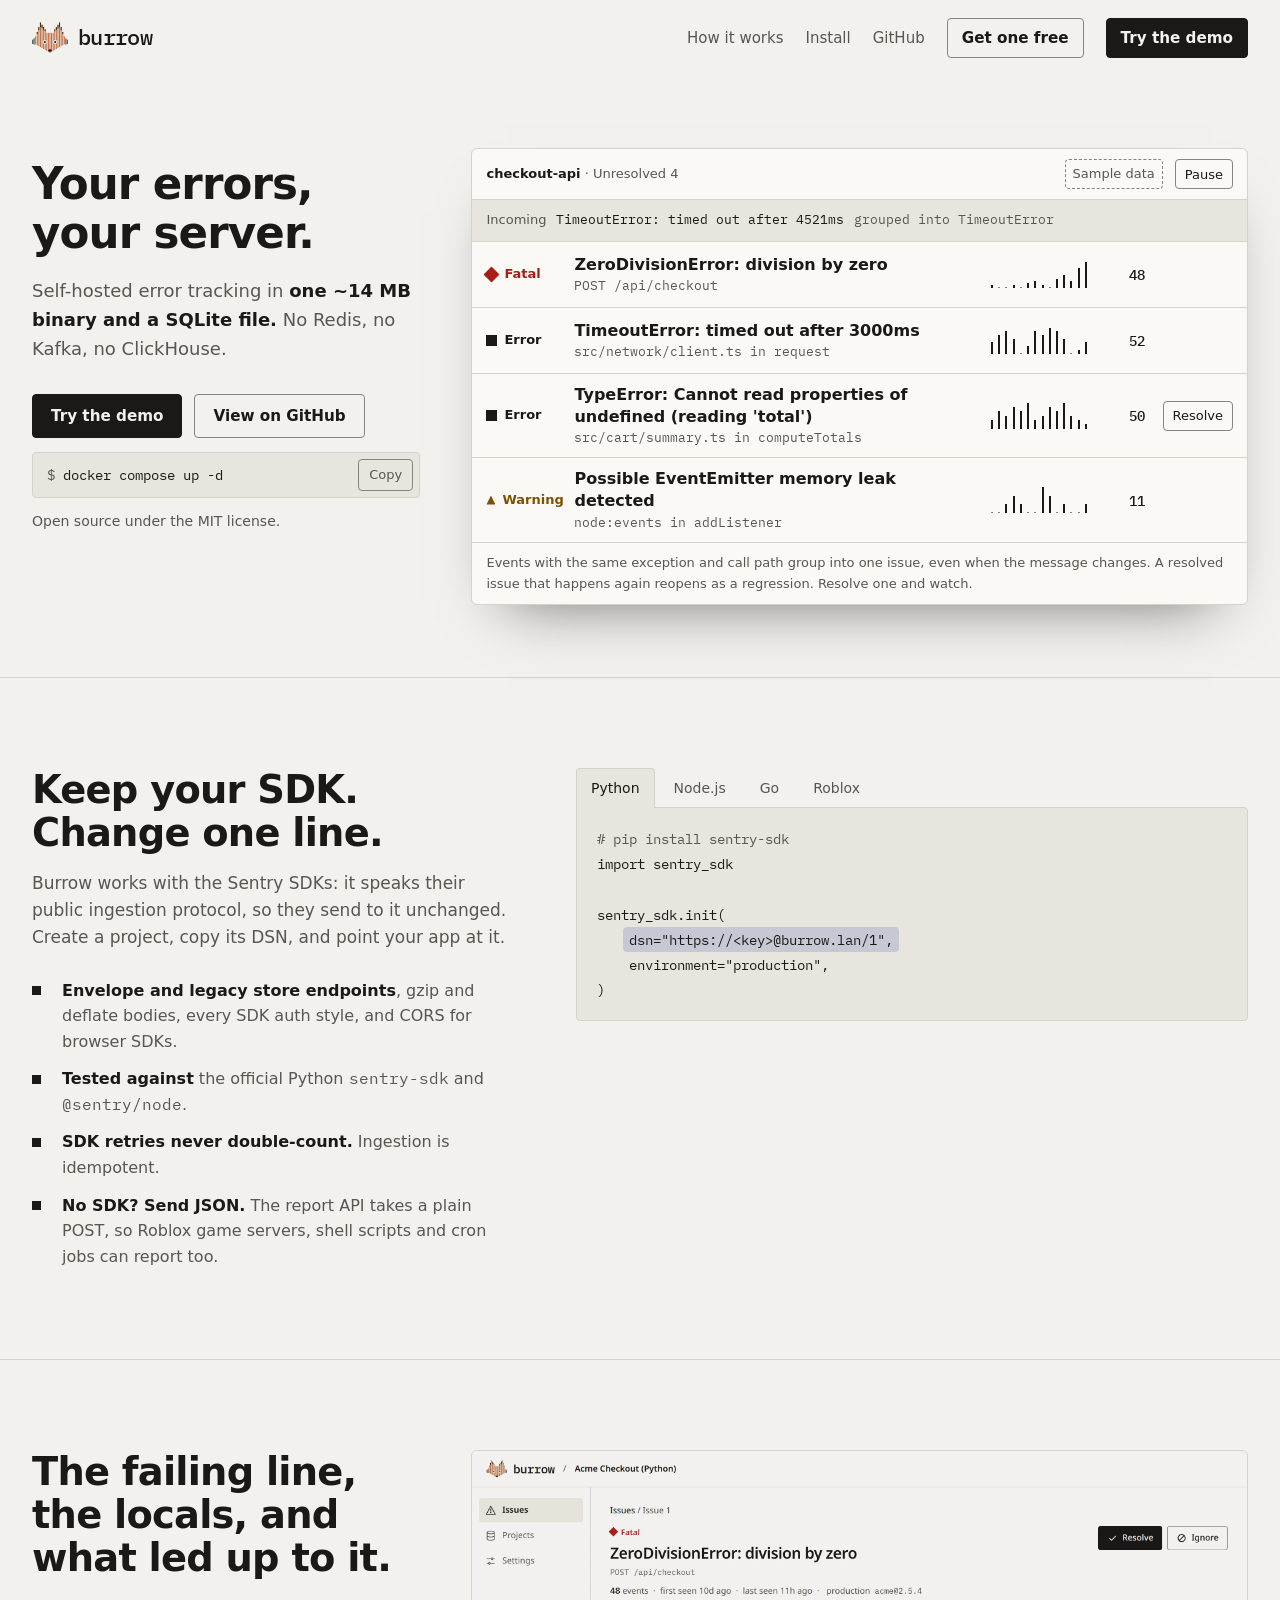
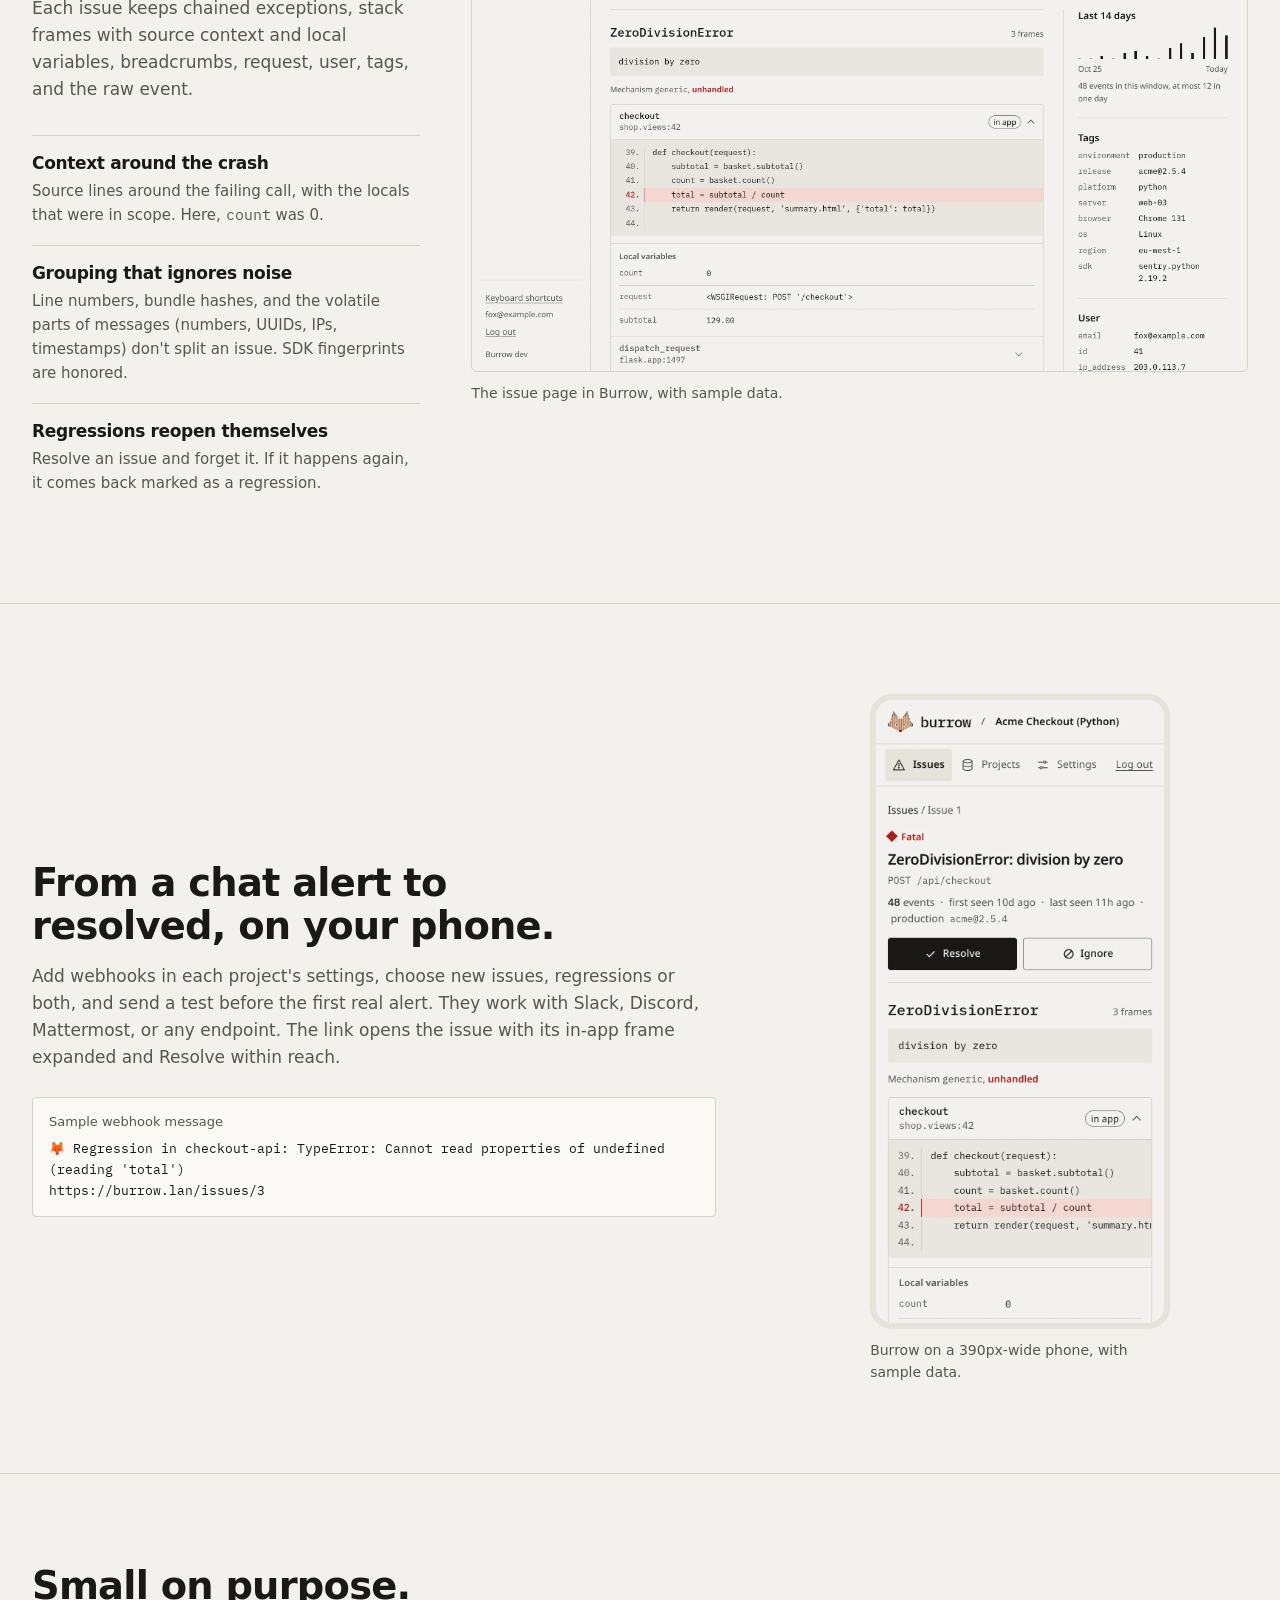
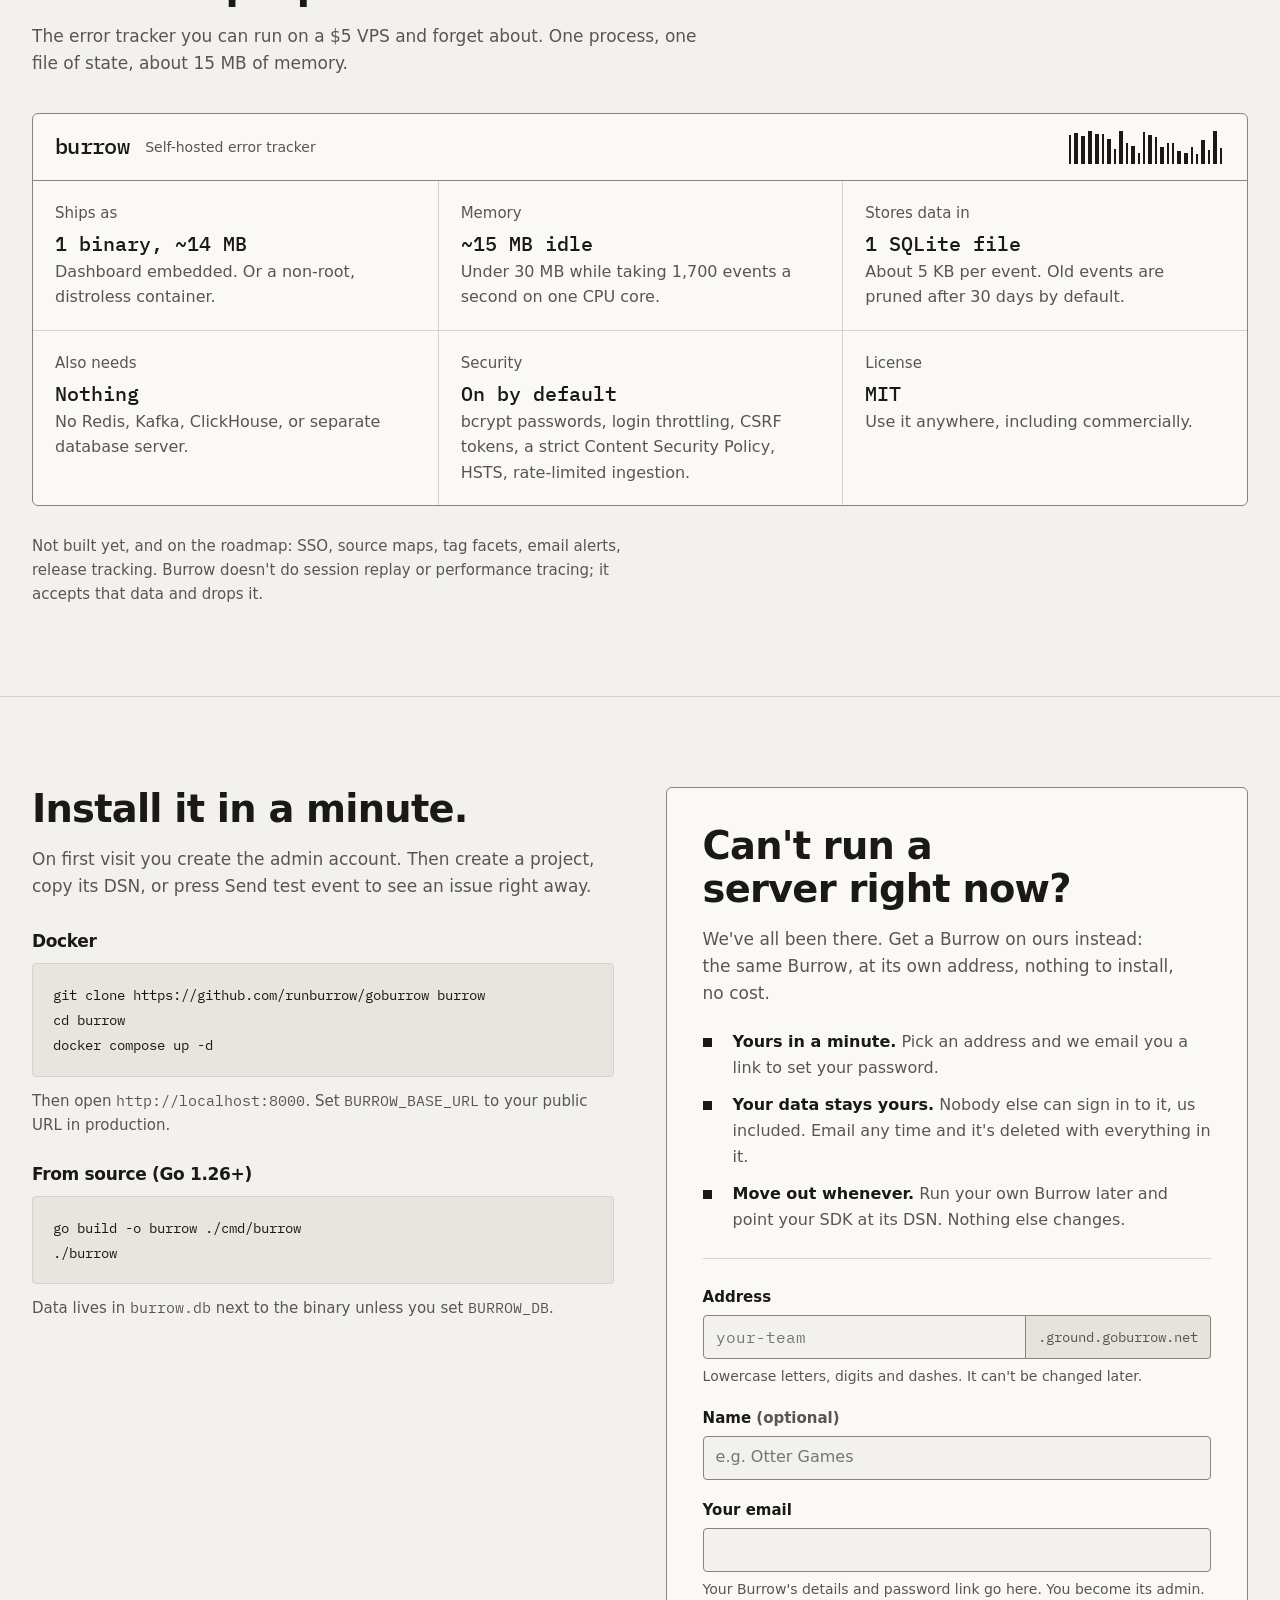
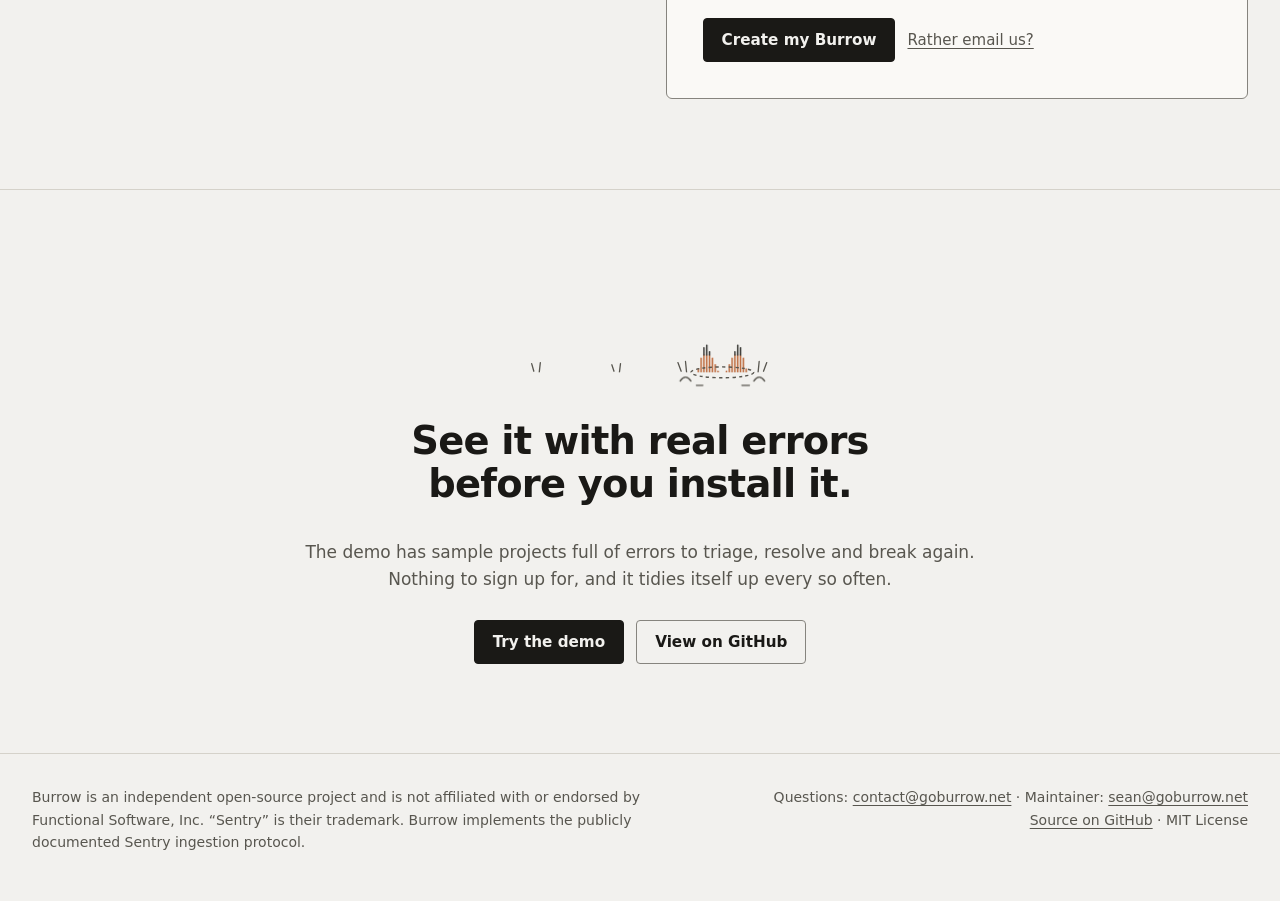
<file: index.html>
<!doctype html>
<html lang="en">
<head>
<meta charset="utf-8">
<meta name="viewport" content="width=device-width, initial-scale=1">
<meta name="color-scheme" content="dark light">
<title>Burrow · Self-hosted error tracking</title>
<meta name="description" content="Burrow is open-source error tracking you run yourself: one ~14 MB binary and a SQLite file. Point the SDK you already use at it, or send plain JSON.">
<meta name="author" content="mozthewah">
<meta name="robots" content="index, follow">
<link rel="canonical" href="https://goburrow.net/">

<!-- Open Graph (Facebook, LinkedIn, Slack, Discord, iMessage…) -->
<meta property="og:type" content="website">
<meta property="og:site_name" content="Burrow">
<meta property="og:locale" content="en_US">
<meta property="og:url" content="https://goburrow.net/">
<meta property="og:title" content="Burrow · Self-hosted error tracking">
<meta property="og:description" content="One ~14 MB binary and a SQLite file. Point the SDK you already use at it, or send plain JSON.">
<meta property="og:image" content="https://goburrow.net/og.png">
<meta property="og:image:type" content="image/png">
<meta property="og:image:width" content="1200">
<meta property="og:image:height" content="630">
<meta property="og:image:alt" content="The Burrow fox sitting by its burrow, next to the words: Your errors, your server. Self-hosted error tracking in one ~14 MB binary and a SQLite file.">

<!-- X / Twitter -->
<meta name="twitter:card" content="summary_large_image">
<meta name="twitter:title" content="Burrow · Self-hosted error tracking">
<meta name="twitter:description" content="One ~14 MB binary and a SQLite file. Point the SDK you already use at it, or send plain JSON.">
<meta name="twitter:image" content="https://goburrow.net/og.png">
<meta name="twitter:image:alt" content="The Burrow fox sitting by its burrow, next to the words: Your errors, your server. Self-hosted error tracking in one ~14 MB binary and a SQLite file.">

<meta name="theme-color" content="#0b0b0a" media="(prefers-color-scheme: dark)">
<meta name="theme-color" content="#f2f1ee" media="(prefers-color-scheme: light)">
<link rel="icon" href="favicon.svg" type="image/svg+xml">
<link rel="icon" href="favicon-32.png" type="image/png" sizes="32x32">
<link rel="apple-touch-icon" href="apple-touch-icon.png">
<link rel="manifest" href="site.webmanifest">
<script type="application/ld+json">
{
  "@context": "https://schema.org",
  "@type": "SoftwareApplication",
  "name": "Burrow",
  "description": "Burrow is open-source error tracking you run yourself: one ~14 MB binary and a SQLite file. Point the SDK you already use at it, or send plain JSON.",
  "url": "https://goburrow.net/",
  "image": "https://goburrow.net/og.png",
  "applicationCategory": "DeveloperApplication",
  "operatingSystem": "Linux, macOS, Windows",
  "license": "https://opensource.org/licenses/MIT",
  "offers": { "@type": "Offer", "price": "0", "priceCurrency": "USD" },
  "author": { "@type": "Person", "name": "mozthewah" },
  "sameAs": ["https://github.com/runburrow/goburrow"]
}
</script>
<link rel="stylesheet" href="styles.css">
<script src="site.js" defer></script>
<script src="signup.js" defer></script>
</head>
<body>
<a class="skip" href="#main">Skip to content</a>

<header class="site-head wrap">
  <a class="brand" href="#top" aria-label="Burrow home"><svg class="fox fox-mark" viewBox="0 0 52 52" aria-hidden="true" focusable="false">
  <g class="fox-ears"><g class="fox-ear fox-ear-l"><path class="fox-ink" d="M7.6 17.9V22.4M9.9 10.8V21.7M12.2 4.2V21M14.5 7.5V20.2M16.8 10.8V19.5M19.1 14.1V18.8"/></g><g class="fox-ear fox-ear-r"><path class="fox-ink" d="M32.9 14.1V18.8M35.2 10.8V19.5M37.5 7.5V20.2M39.8 4.2V21M42.1 10.8V21.7M44.4 17.9V22.4"/></g></g>
  <g class="fox-body-bars"><path class="fox-ink" d="M7.6 23.5V35.9M9.9 22.7V37.3M12.2 22V38.6M16.8 20.5V41.3M19.1 19.8V42.6M21.4 19.1V44.1M26 19.1V46.9M28.3 19.1V45.5M30.6 19.1V44.1M35.2 20.5V41.3M37.5 21.3V39.9M39.8 22V38.6M44.4 23.5V35.9M46.7 24.2V34.6"/><path class="fox-ink fox-bold" d="M5.3 24.2V34.6M14.5 21.3V39.9M23.7 19.1V45.5M32.9 19.8V42.6M42.1 22.7V37.3"/></g>
  <path class="fox-tip" d="M7.6 17.9V19.3M9.9 10.8V14.3M12.2 4.2V9.6M14.5 7.5V11.6M16.8 10.8V13.6M19.1 14.1V15.6M32.9 14.1V15.6M35.2 10.8V13.6M37.5 7.5V11.6M39.8 4.2V9.6M42.1 10.8V14.3M44.4 17.9V19.3"/><path class="fox-ruff" d="M3 27V35M1 29V34M49 27V35M51 29V34"/><ellipse class="fox-nose" cx="26" cy="44" rx="2.4" ry="1.9"/>
  <g class="fox-eyes"><circle class="eye-ground" cx="18.5" cy="31.8" r="3"/><circle class="eye-dot" cx="18.5" cy="31.8" r="1.5"/><circle class="eye-ground" cx="33.5" cy="31.8" r="3"/><circle class="eye-dot" cx="33.5" cy="31.8" r="1.5"/></g>
</svg><span class="wordmark">burrow</span></a>
  <nav class="site-nav" aria-label="Main">
    <a href="#how">How it works</a>
    <a href="#install">Install</a>
    <a href="https://github.com/runburrow/goburrow">GitHub</a>
    <a class="button" href="#hosted">Get one free</a>
    <a class="button primary" href="https://demo.ground.goburrow.net/_fleet/demo" data-demo>Try the demo</a>
  </nav>
</header>

<main id="main">
<section class="hero wrap" id="top" aria-labelledby="hero-title">
  <div class="hero-copy">
    <h1 id="hero-title">Your errors, your server.</h1>
    <p class="hero-lead">Self-hosted error tracking in <strong>one ~14 MB binary and a SQLite file.</strong> No Redis, no Kafka, no ClickHouse.</p>
    <div class="hero-actions">
      <a class="button primary" href="https://demo.ground.goburrow.net/_fleet/demo" data-demo>Try the demo</a>
      <a class="button" href="https://github.com/runburrow/goburrow">View on GitHub</a>
    </div>
    <div class="command" aria-label="Install command">
      <code id="cmd-hero">docker compose up -d</code>
      <button class="copy" type="button" data-copy="#cmd-hero">Copy</button>
    </div>
    <p class="hero-note muted">Open source under the MIT license.</p>
  </div>

  <div class="stream" data-stream role="region" aria-label="Sample issue list, simulated in your browser">
    <div class="stream-bar">
      <span class="stream-title"><strong>checkout-api</strong> · Unresolved <span data-unresolved>4</span></span>
      <span class="sample">Sample data</span>
      <button class="resolve js-only-flex" type="button" data-pause>Pause</button>
    </div>
    <div class="incoming" aria-hidden="true">
      <span class="incoming-label">Incoming</span>
      <span class="event" data-incoming>TimeoutError: timed out after 4521ms</span>
      <span class="arrow muted" data-target>grouped into TimeoutError</span>
    </div>
    <ul class="issues" data-issues>
      <li class="issue" data-issue="zero">
        <span class="level fatal">Fatal</span>
        <span class="issue-main"><span class="issue-title">ZeroDivisionError: division by zero</span><span class="issue-culprit">POST /api/checkout</span></span>
        <span class="bars" aria-hidden="true" data-bars="1,0,0,1,0,2,3,1,0,4,6,3,9,12"><span class="bar" style="height:8%"></span><span class="bar zero" style="height:1px"></span><span class="bar zero" style="height:1px"></span><span class="bar" style="height:8%"></span><span class="bar zero" style="height:1px"></span><span class="bar" style="height:17%"></span><span class="bar" style="height:25%"></span><span class="bar" style="height:8%"></span><span class="bar zero" style="height:1px"></span><span class="bar" style="height:33%"></span><span class="bar" style="height:50%"></span><span class="bar" style="height:25%"></span><span class="bar" style="height:75%"></span><span class="bar" style="height:100%"></span></span>
        <span class="issue-count" data-count>48</span>
        <span class="issue-side"></span>
      </li>
      <li class="issue" data-issue="timeout">
        <span class="level error">Error</span>
        <span class="issue-main"><span class="issue-title">TimeoutError: timed out after 3000ms</span><span class="issue-culprit">src/network/client.ts in request</span></span>
        <span class="bars" aria-hidden="true" data-bars="3,5,6,4,0,2,6,5,7,6,4,0,1,3"><span class="bar" style="height:43%"></span><span class="bar" style="height:71%"></span><span class="bar" style="height:86%"></span><span class="bar" style="height:57%"></span><span class="bar zero" style="height:1px"></span><span class="bar" style="height:29%"></span><span class="bar" style="height:86%"></span><span class="bar" style="height:71%"></span><span class="bar" style="height:100%"></span><span class="bar" style="height:86%"></span><span class="bar" style="height:57%"></span><span class="bar zero" style="height:1px"></span><span class="bar" style="height:14%"></span><span class="bar" style="height:43%"></span></span>
        <span class="issue-count" data-count>52</span>
        <span class="issue-side"></span>
      </li>
      <li class="issue" data-issue="typeerror">
        <span class="level error">Error</span>
        <span class="issue-main"><span class="issue-title">TypeError: Cannot read properties of undefined (reading 'total')<span data-pill></span></span><span class="issue-culprit">src/cart/summary.ts in computeTotals</span></span>
        <span class="bars" aria-hidden="true" data-bars="2,4,3,5,4,6,2,3,5,4,6,3,2,1"><span class="bar" style="height:33%"></span><span class="bar" style="height:67%"></span><span class="bar" style="height:50%"></span><span class="bar" style="height:83%"></span><span class="bar" style="height:67%"></span><span class="bar" style="height:100%"></span><span class="bar" style="height:33%"></span><span class="bar" style="height:50%"></span><span class="bar" style="height:83%"></span><span class="bar" style="height:67%"></span><span class="bar" style="height:100%"></span><span class="bar" style="height:50%"></span><span class="bar" style="height:33%"></span><span class="bar" style="height:17%"></span></span>
        <span class="issue-count" data-count>50</span>
        <span class="issue-side"><button class="resolve js-only-flex" type="button" data-resolve>Resolve</button></span>
      </li>
      <li class="issue" data-issue="leak">
        <span class="level warning">Warning</span>
        <span class="issue-main"><span class="issue-title">Possible EventEmitter memory leak detected</span><span class="issue-culprit">node:events in addListener</span></span>
        <span class="bars" aria-hidden="true" data-bars="0,0,1,2,1,0,0,3,2,0,1,0,0,1"><span class="bar zero" style="height:1px"></span><span class="bar zero" style="height:1px"></span><span class="bar" style="height:33%"></span><span class="bar" style="height:67%"></span><span class="bar" style="height:33%"></span><span class="bar zero" style="height:1px"></span><span class="bar zero" style="height:1px"></span><span class="bar" style="height:100%"></span><span class="bar" style="height:67%"></span><span class="bar zero" style="height:1px"></span><span class="bar" style="height:33%"></span><span class="bar zero" style="height:1px"></span><span class="bar zero" style="height:1px"></span><span class="bar" style="height:33%"></span></span>
        <span class="issue-count" data-count>11</span>
        <span class="issue-side"></span>
      </li>
    </ul>
    <p class="stream-foot">Events with the same exception and call path group into one issue, even when the message changes. A resolved issue that happens again reopens as a regression.<span class="js-only-inline"> Resolve one and watch.</span></p>
    <p class="sr-only" aria-live="polite" data-announce></p>
  </div>
</section>

<section class="section" id="how" aria-labelledby="how-title">
  <div class="wrap split">
    <div>
      <h2 id="how-title">Keep your SDK. Change one line.</h2>
      <p class="section-lead">Burrow works with the Sentry SDKs: it speaks their public ingestion protocol, so they send to it unchanged. Create a project, copy its DSN, and point your app at it.</p>
      <ul class="facts">
        <li><span><strong>Envelope and legacy store endpoints</strong>, gzip and deflate bodies, every SDK auth style, and CORS for browser SDKs.</span></li>
        <li><span><strong>Tested against</strong> the official Python <code>sentry-sdk</code> and <code>@sentry/node</code>.</span></li>
        <li><span><strong>SDK retries never double-count.</strong> Ingestion is idempotent.</span></li>
        <li><span><strong>No SDK? Send JSON.</strong> The report API takes a plain POST, so Roblox game servers, shell scripts and cron jobs can report too.</span></li>
      </ul>
    </div>
    <div>
      <div class="sdk-tabs" role="tablist" aria-label="SDK">
        <button class="sdk-tab" role="tab" aria-selected="true" aria-controls="sdk-python" id="tab-python" type="button">Python</button>
        <button class="sdk-tab" role="tab" aria-selected="false" aria-controls="sdk-node" id="tab-node" type="button" tabindex="-1">Node.js</button>
        <button class="sdk-tab" role="tab" aria-selected="false" aria-controls="sdk-go" id="tab-go" type="button" tabindex="-1">Go</button>
        <button class="sdk-tab" role="tab" aria-selected="false" aria-controls="sdk-roblox" id="tab-roblox" type="button" tabindex="-1">Roblox</button>
      </div>
      <pre class="code" id="sdk-python" role="tabpanel" aria-labelledby="tab-python"><span class="c"># pip install sentry-sdk</span>
import sentry_sdk

sentry_sdk.init(
    <span class="dsn">dsn="https://&lt;key&gt;@burrow.lan/1",</span>
    environment="production",
)</pre>
      <pre class="code" id="sdk-node" role="tabpanel" aria-labelledby="tab-node" hidden><span class="c">// npm install @sentry/node</span>
const Sentry = require("@sentry/node");

Sentry.init({
  <span class="dsn">dsn: "https://&lt;key&gt;@burrow.lan/1",</span>
  environment: "production",
});</pre>
      <pre class="code" id="sdk-go" role="tabpanel" aria-labelledby="tab-go" hidden><span class="c">// go get github.com/getsentry/sentry-go</span>
err := sentry.Init(sentry.ClientOptions{
	<span class="dsn">Dsn: "https://&lt;key&gt;@burrow.lan/1",</span>
})
defer sentry.Flush(2 * time.Second)</pre>
      <pre class="code" id="sdk-roblox" role="tabpanel" aria-labelledby="tab-roblox" hidden><span class="c">-- The idea in a few lines: one request per error. For a live
-- game use the module in project settings, which batches to stay
-- inside Roblox's HTTP limits and relays errors from players.</span>
local HttpService = game:GetService("HttpService")

game:GetService("ScriptContext").Error:Connect(function(message, stack)
  pcall(HttpService.RequestAsync, HttpService, {
    <span class="dsn">Url = "https://burrow.example.com/api/1/report",</span>
    Method = "POST",
    Headers = { ["X-Burrow-Key"] = "&lt;key&gt;", ["Content-Type"] = "application/json" },
    Body = HttpService:JSONEncode({ message = message, stack = stack }),
  })
end)</pre>
    </div>
  </div>
</section>

<section class="section" aria-labelledby="detail-title">
  <div class="wrap detail">
    <div class="detail-copy">
      <h2 id="detail-title">The failing line, the locals, and what led up to it.</h2>
      <p class="section-lead">Each issue keeps chained exceptions, stack frames with source context and local variables, breadcrumbs, request, user, tags, and the raw event.</p>
      <ul class="notes">
        <li><h3>Context around the crash</h3><p>Source lines around the failing call, with the locals that were in scope. Here, <code>count</code> was 0.</p></li>
        <li><h3>Grouping that ignores noise</h3><p>Line numbers, bundle hashes, and the volatile parts of messages (numbers, UUIDs, IPs, timestamps) don't split an issue. SDK fingerprints are honored.</p></li>
        <li><h3>Regressions reopen themselves</h3><p>Resolve an issue and forget it. If it happens again, it comes back marked as a regression.</p></li>
      </ul>
    </div>
    <figure class="shot">
      <picture>
        <source srcset="assets/shots/issue-detail-light.webp" media="(prefers-color-scheme: light)">
        <img src="assets/shots/issue-detail-dark.webp" width="2560" height="1720" alt="Burrow's issue page for ZeroDivisionError: division by zero. Line 42, total = subtotal / count, is highlighted in the checkout frame, with local variable count = 0 below it. A sidebar shows 48 events over the last 14 days and tags for environment, release and platform." loading="lazy" decoding="async">
        </picture>
        <figcaption>The issue page in Burrow, with sample data.</figcaption>
    </figure>
  </div>
</section>

<section class="section" aria-labelledby="phone-title">
  <div class="wrap phone">
    <div>
      <h2 id="phone-title">From a chat alert to resolved, on your phone.</h2>
      <p class="section-lead">Add webhooks in each project's settings, choose new issues, regressions or both, and send a test before the first real alert. They work with Slack, Discord, Mattermost, or any endpoint. The link opens the issue with its in-app frame expanded and Resolve within reach.</p>
      <div class="alert-line"><span class="from">Sample webhook message</span><span class="mono">🦊 Regression in checkout-api: TypeError: Cannot read properties of undefined (reading 'total')<br>https://burrow.lan/issues/3</span></div>
    </div>
    <figure class="shot">
      <picture>
        <source srcset="assets/shots/issue-phone-light.webp" media="(prefers-color-scheme: light)">
        <img src="assets/shots/issue-phone-dark.webp" width="780" height="1688" alt="Burrow's issue page on a phone: the fatal ZeroDivisionError with 48 events, Resolve and Ignore buttons, and the highlighted failing line." loading="lazy" decoding="async">
      </picture>
      <figcaption>Burrow on a 390px-wide phone, with sample data.</figcaption>
    </figure>
  </div>
</section>

<section class="section" aria-labelledby="small-title">
  <div class="wrap">
    <h2 id="small-title">Small on purpose.</h2>
    <p class="section-lead">The error tracker you can run on a $5 VPS and forget about. One process, one file of state, about 15 MB of memory.</p>
    <div class="label">
      <div class="label-head"><span class="wordmark">burrow</span><span class="muted">Self-hosted error tracker</span><span class="label-barcode" aria-hidden="true" data-barcode></span></div>
      <dl>
      <div class="label-row"><dt>Ships as</dt><dd><span class="figure">1 binary, ~14 MB</span><br><span class="muted">Dashboard embedded. Or a non-root, distroless container.</span></dd></div>
      <div class="label-row"><dt>Memory</dt><dd><span class="figure">~15 MB idle</span><br><span class="muted">Under 30 MB while taking 1,700 events a second on one CPU core.</span></dd></div>
      <div class="label-row"><dt>Stores data in</dt><dd><span class="figure">1 SQLite file</span><br><span class="muted">About 5 KB per event. Old events are pruned after 30 days by default.</span></dd></div>
      <div class="label-row"><dt>Also needs</dt><dd><span class="figure">Nothing</span><br><span class="muted">No Redis, Kafka, ClickHouse, or separate database server.</span></dd></div>
      <div class="label-row"><dt>Security</dt><dd><span class="figure">On by default</span><br><span class="muted">bcrypt passwords, login throttling, CSRF tokens, a strict Content Security Policy, HSTS, rate-limited ingestion.</span></dd></div>
      <div class="label-row"><dt>License</dt><dd><span class="figure">MIT</span><br><span class="muted">Use it anywhere, including commercially.</span></dd></div>
      </dl>
    </div>
    <p class="not-yet">Not built yet, and on the roadmap: SSO, source maps, tag facets, email alerts, release tracking. Burrow doesn't do session replay or performance tracing; it accepts that data and drops it.</p>
  </div>
</section>

<section class="section" id="install" aria-label="Two ways to get Burrow">
  <div class="wrap paths">
    <div class="path">
      <h2 id="install-title">Install it in a minute.</h2>
      <p class="section-lead">On first visit you create the admin account. Then create a project, copy its DSN, or press Send test event to see an issue right away.</p>
      <div class="install">
      <div>
        <h3>Docker</h3>
        <pre class="code" id="install-docker">git clone https://github.com/runburrow/goburrow burrow
cd burrow
docker compose up -d</pre>
        <p>Then open <code>http://localhost:8000</code>. Set <code>BURROW_BASE_URL</code> to your public URL in production.</p>
      </div>
      <div>
        <h3>From source (Go 1.26+)</h3>
        <pre class="code" id="install-go">go build -o burrow ./cmd/burrow
./burrow</pre>
        <p>Data lives in <code>burrow.db</code> next to the binary unless you set <code>BURROW_DB</code>.</p>
      </div>
      </div>
    </div>
    <div class="path path-hosted" id="hosted">
      <h2 id="hosted-title">Can't run a server right now?</h2>
      <p class="section-lead">We've all been there. Get a Burrow on ours instead: the same Burrow, at its own address, nothing to install, no cost.</p>
      <ul class="facts">
        <li><span><strong>Yours in a minute.</strong> Pick an address and we email you a link to set your password.</span></li>
        <li><span><strong>Your data stays yours.</strong> Nobody else can sign in to it, us included. Email any time and it's deleted with everything in it.</span></li>
        <li><span><strong>Move out whenever.</strong> Run your own Burrow later and point your SDK at its DSN. Nothing else changes.</span></li>
      </ul>
      <!-- Sign-up posts to the fleet. To change where, edit data-fleet and action (and the same two on join/index.html). -->
      <form class="signup" method="post" action="https://ground.goburrow.net/_fleet/signup" data-signup data-fleet="https://ground.goburrow.net" data-domain="ground.goburrow.net" novalidate>
        <label class="field" for="signup-subdomain"><span class="field-label">Address</span>
          <span class="address-input"><input id="signup-subdomain" name="subdomain" required maxlength="40" pattern="[a-z0-9]([a-z0-9\-]{0,38}[a-z0-9])?" autocomplete="off" autocapitalize="off" spellcheck="false" placeholder="your-team" aria-describedby="signup-subdomain-help"><span class="address-suffix">.ground.goburrow.net</span></span>
          <span class="field-help" id="signup-subdomain-help" data-subdomain-help>Lowercase letters, digits and dashes. It can't be changed later.</span>
        </label>
        <label class="field" for="signup-name"><span class="field-label">Name <span class="muted">(optional)</span></span>
          <input id="signup-name" name="name" maxlength="100" autocomplete="organization" placeholder="e.g. Otter Games">
        </label>
        <label class="field" for="signup-email"><span class="field-label">Your email</span>
          <input id="signup-email" name="email" type="email" required maxlength="254" autocomplete="email" spellcheck="false" aria-describedby="signup-email-help">
          <span class="field-help" id="signup-email-help">Your Burrow's details and password link go here. You become its admin.</span>
        </label>
        <input type="hidden" name="ref" data-ref>
        <label class="trap" aria-hidden="true">Leave this empty <input name="website" tabindex="-1" autocomplete="off"></label>
        <div class="hero-actions signup-actions">
          <button class="button primary" type="submit">Create my Burrow</button>
          <a class="signup-alt" href="mailto:hosting@goburrow.net?subject=Hosted%20Burrow%20account">Rather email us?</a>
        </div>
        <p class="signup-status" role="status" aria-live="polite" data-signup-status hidden></p>
      </form>
    </div>
  </div>
</section>

<section class="section" aria-labelledby="close-title">
  <div class="wrap close">
    <span class="burrow trot" aria-hidden="true" data-trot><svg class="fox fox-trot" viewBox="0 -22 240 120" aria-hidden="true" focusable="false">
  <path class="grass-ticks" d="M22 77l-2-7M27 78l1-9M96 77l-2-6M101 78l1-8M158 77l-3-8M163 78l-1-10M229 78l1-10M234 77l3-8"/>
  <g transform="translate(96 28)"><g class="trot-run"><g class="trot-leap"><g class="trot-bob"><g class="trot-tail"><path class="fox-ink" d="M6.2 8.8V24.3M11.4 9.4V25.8M14 10.1V26.1M16.6 11.1V26.2M21.8 14V28M24.4 16.5V29"/><path class="fox-ink fox-bold" d="M8.8 9V25.1M19.2 12.3V27"/><path class="fox-tail-tip" d="M1 9.3V21.5M3.6 8.9V23.1M-1.6 10.4V19.4"/></g><g transform="translate(49.6 33)"><g class="trot-leg leg-up fore leg-b"><path class="fox-ink" d="M-1.3 -3V9M1.3 -3V9"/><g transform="translate(0 9)"><g class="trot-leg leg-low fore leg-b"><path class="fox-ink" d="M-1.3 0V9M1.3 0V9"/></g></g></g></g><g transform="translate(27.6 33)"><g class="trot-leg leg-up hind leg-a"><path class="fox-ink" d="M-1.3 -3V9M1.3 -3V9"/><g transform="translate(0 9)"><g class="trot-leg leg-low hind leg-a"><path class="fox-ink" d="M-1.3 0V9M1.3 0V9"/></g></g></g></g><g class="trot-body"><path class="fox-ink" d="M21.8 23.2V28.8M24.4 20.3V31.7M27 18.8V33.2M32.2 16.9V35.1M34.8 16.4V35.6M37.4 16.1V35.9M42.6 16.1V35.9M45.2 16.4V35.6M47.8 16.9V35.1M53 12.8V33.2M55.6 12.1V31.9M58.2 12.4V31.6M63.4 18.3V25.7"/><path class="fox-ink fox-bold" d="M29.6 17.7V34.3M40 16.1V35.9M50.4 14.9V34.3M60.8 14.1V29.9"/></g><g transform="translate(32.8 33)"><g class="trot-leg leg-up hind leg-b"><path class="fox-ink" d="M-1.3 -3V9M1.3 -3V9"/><g transform="translate(0 9)"><g class="trot-leg leg-low hind leg-b"><path class="fox-ink" d="M-1.3 0V9M1.3 0V9"/></g></g></g></g><g transform="translate(54.8 33)"><g class="trot-leg leg-up fore leg-a"><path class="fox-ink" d="M-1.3 -3V9M1.3 -3V9"/><g transform="translate(0 9)"><g class="trot-leg leg-low fore leg-a"><path class="fox-ink" d="M-1.3 0V9M1.3 0V9"/></g></g></g></g><g class="trot-head"><path class="fox-ink" d="M53 5.8V7.8M55.6 -2.2V6.9M58.2 -2.2V6.1M63.4 1.3V4.4M66 -2.2V5.3M68.6 -2.2V6.2"/><path class="fox-ink fox-bold" d="M60.8 -2.1V5.2M71.2 0.1V7.2"/><path class="fox-ink" d="M53 9.1V14.9M55.6 5.2V18.8M58.2 3.4V20.6M63.4 2.1V21.9M66 2.2V21.8M68.6 2.9V21.1M73.8 6.8V21.7M76.4 11.1V21.1M79 12.6V20.6"/><path class="fox-ink fox-bold" d="M60.8 2.4V21.6M71.2 4.3V22.3M81.6 14V20"/><path class="fox-tip" d="M55.6 -5.9V-2.2M58.2 -6.4V-2.2M66 -3.8V-2.2M68.6 -8.9V-2.2"/><ellipse class="fox-nose" cx="84.2" cy="17.4" rx="2.3" ry="2"/><g class="fox-eyes"><circle class="eye-ground" cx="69.6" cy="10.8" r="3.3"/><circle class="eye-dot" cx="69.6" cy="10.8" r="1.8"/></g></g></g></g></g></g>
  <g transform="translate(0 32)"><g class="trot-ears"><path class="fox-ink" d="M173.9 74.8V80M179.1 62V80M181.7 62V80M184.3 62V80M189.5 71V80M192.1 77V80M199.9 77V80M202.5 71V80M205.1 64.9V80M210.3 62V80M212.9 62V80M215.5 65V80"/><path class="fox-ink fox-bold" d="M176.5 65V80M186.9 64.9V80M207.7 62V80M218.1 74.8V80"/><path class="fox-tip" d="M179.1 55.3V62M181.7 52.8V62M184.3 58.9V62M210.3 52.8V62M212.9 55.3V62M207.7 58.9V62"/></g></g>
  <rect class="hole-cover" x="0" y="78" width="240" height="20"/>
  <ellipse class="hole-ring" cx="196" cy="78" rx="29" ry="5"/>
  <path class="dirt-mound" d="M157 86q5-7 10 0M225 86q5-7 10 0M172 90h6M214 90h7"/>
  <g class="dirt-particles"><circle cx="170" cy="70" r="1.3"/><circle cx="177" cy="63" r="1"/><circle cx="184" cy="71" r="1.2"/><circle cx="208" cy="71" r="1.2"/><circle cx="215" cy="63" r="1"/><circle cx="222" cy="70" r="1.3"/><circle cx="191" cy="64" r="1.1"/><circle cx="201" cy="64" r="1.1"/><circle cx="196" cy="58" r="1"/></g>
</svg></span>
    <h2 id="close-title">See it with real errors before you install it.</h2>
    <p class="section-lead">The demo has sample projects full of errors to triage, resolve and break again. Nothing to sign up for, and it tidies itself up every so often.</p>
    <div class="hero-actions">
      <a class="button primary" href="https://demo.ground.goburrow.net/_fleet/demo" data-demo>Try the demo</a>
      <a class="button" href="https://github.com/runburrow/goburrow">View on GitHub</a>
    </div>
  </div>
</section>
</main>

<footer class="site-foot">
  <div class="wrap">
    <p>Burrow is an independent open-source project and is not affiliated with or endorsed by Functional Software, Inc. “Sentry” is their trademark. Burrow implements the publicly documented Sentry ingestion protocol.</p>
    <p class="foot-links">Questions: <a href="mailto:contact@goburrow.net">contact@goburrow.net</a> · Maintainer: <a href="mailto:sean@goburrow.net">sean@goburrow.net</a><br><a href="https://github.com/runburrow/goburrow">Source on GitHub</a> · MIT License</p>
  </div>
</footer>
</body>
</html>
</file>
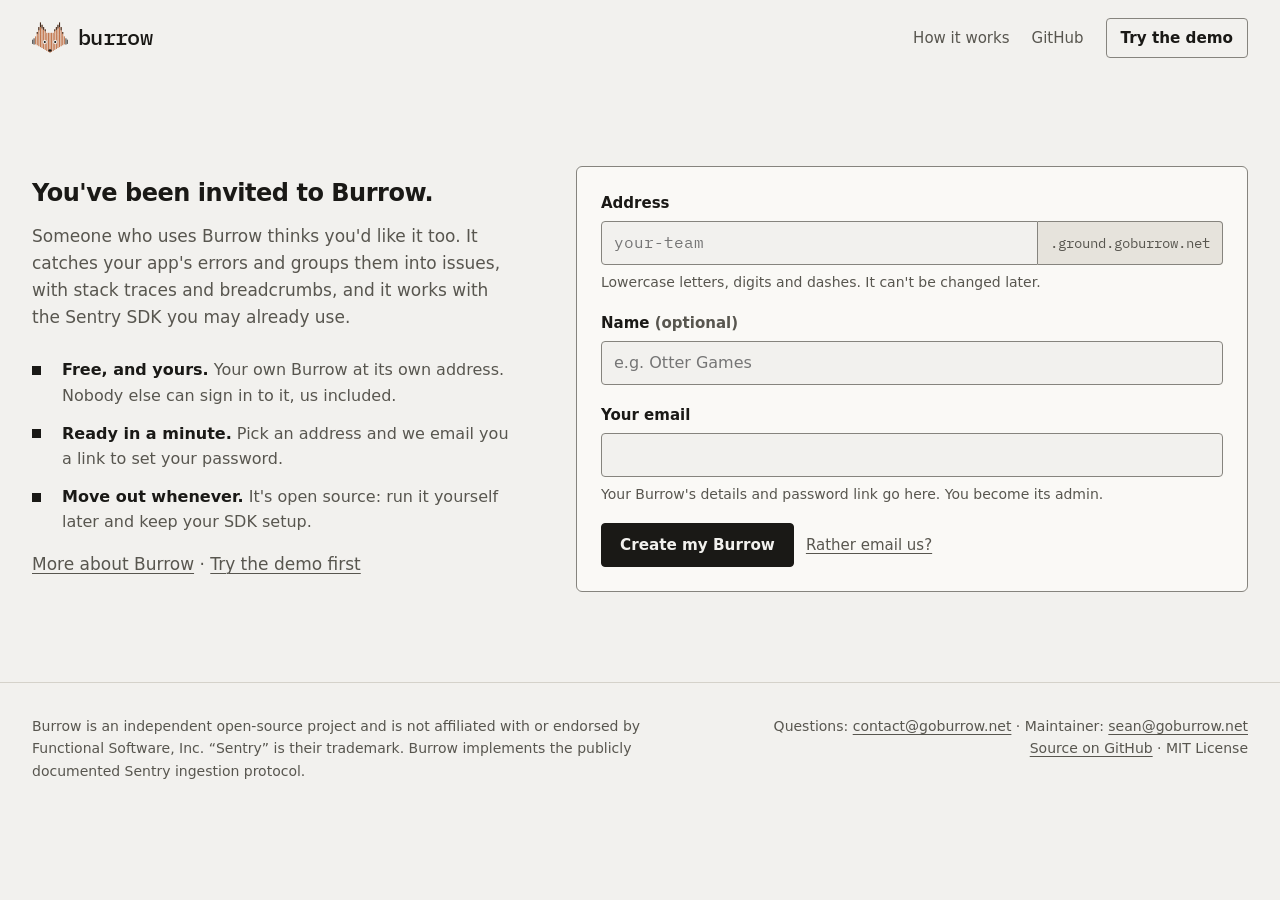
<file: join/index.html>
<!doctype html>
<html lang="en">
<head>
<meta charset="utf-8">
<meta name="viewport" content="width=device-width, initial-scale=1">
<meta name="color-scheme" content="dark light">
<title>You're invited · Burrow</title>
<meta name="description" content="Someone thinks you'd like Burrow: error tracking that's yours. Get your own Burrow free, set up in a minute.">
<!-- Referral links land on this one page, which reads the code from the address:
     goburrow.net/join/?c=<code> works on any host. goburrow.net/join/<code> also works
     where the host rewrites /join/* here (see _redirects). -->
<meta name="robots" content="noindex, follow">
<meta property="og:type" content="website">
<meta property="og:site_name" content="Burrow">
<meta property="og:title" content="You're invited to Burrow">
<meta property="og:description" content="Error tracking that's yours. Get your own Burrow free, set up in a minute.">
<meta property="og:image" content="https://goburrow.net/og.png">
<meta name="twitter:card" content="summary_large_image">
<meta name="theme-color" content="#0b0b0a" media="(prefers-color-scheme: dark)">
<meta name="theme-color" content="#f2f1ee" media="(prefers-color-scheme: light)">
<link rel="icon" href="/favicon.svg" type="image/svg+xml">
<link rel="icon" href="/favicon-32.png" type="image/png" sizes="32x32">
<link rel="apple-touch-icon" href="/apple-touch-icon.png">
<link rel="stylesheet" href="/styles.css">
<script src="/signup.js" defer></script>
</head>
<body>
<a class="skip" href="#main">Skip to content</a>

<header class="site-head wrap">
  <a class="brand" href="/" aria-label="Burrow home"><svg class="fox fox-mark" viewBox="0 0 52 52" aria-hidden="true" focusable="false">
  <g class="fox-ears"><g class="fox-ear fox-ear-l"><path class="fox-ink" d="M7.6 17.9V22.4M9.9 10.8V21.7M12.2 4.2V21M14.5 7.5V20.2M16.8 10.8V19.5M19.1 14.1V18.8"/></g><g class="fox-ear fox-ear-r"><path class="fox-ink" d="M32.9 14.1V18.8M35.2 10.8V19.5M37.5 7.5V20.2M39.8 4.2V21M42.1 10.8V21.7M44.4 17.9V22.4"/></g></g>
  <g class="fox-body-bars"><path class="fox-ink" d="M7.6 23.5V35.9M9.9 22.7V37.3M12.2 22V38.6M16.8 20.5V41.3M19.1 19.8V42.6M21.4 19.1V44.1M26 19.1V46.9M28.3 19.1V45.5M30.6 19.1V44.1M35.2 20.5V41.3M37.5 21.3V39.9M39.8 22V38.6M44.4 23.5V35.9M46.7 24.2V34.6"/><path class="fox-ink fox-bold" d="M5.3 24.2V34.6M14.5 21.3V39.9M23.7 19.1V45.5M32.9 19.8V42.6M42.1 22.7V37.3"/></g>
  <path class="fox-tip" d="M7.6 17.9V19.3M9.9 10.8V14.3M12.2 4.2V9.6M14.5 7.5V11.6M16.8 10.8V13.6M19.1 14.1V15.6M32.9 14.1V15.6M35.2 10.8V13.6M37.5 7.5V11.6M39.8 4.2V9.6M42.1 10.8V14.3M44.4 17.9V19.3"/><path class="fox-ruff" d="M3 27V35M1 29V34M49 27V35M51 29V34"/><ellipse class="fox-nose" cx="26" cy="44" rx="2.4" ry="1.9"/>
  <g class="fox-eyes"><circle class="eye-ground" cx="18.5" cy="31.8" r="3"/><circle class="eye-dot" cx="18.5" cy="31.8" r="1.5"/><circle class="eye-ground" cx="33.5" cy="31.8" r="3"/><circle class="eye-dot" cx="33.5" cy="31.8" r="1.5"/></g>
</svg><span class="wordmark">burrow</span></a>
  <nav class="site-nav" aria-label="Main">
    <a href="/#how">How it works</a>
    <a href="https://github.com/runburrow/goburrow">GitHub</a>
    <a class="button" href="https://demo.ground.goburrow.net/_fleet/demo" data-demo>Try the demo</a>
  </nav>
</header>

<main id="main">
<section class="join-hero" aria-labelledby="join-title">
  <div class="wrap split">
    <div>
      <h1 id="join-title">You've been invited to Burrow.</h1>
      <p class="section-lead">Someone who uses Burrow thinks you'd like it too. It catches your app's errors and groups them into issues, with stack traces and breadcrumbs, and it works with the Sentry SDK you may already use.</p>
      <ul class="facts">
        <li><span><strong>Free, and yours.</strong> Your own Burrow at its own address. Nobody else can sign in to it, us included.</span></li>
        <li><span><strong>Ready in a minute.</strong> Pick an address and we email you a link to set your password.</span></li>
        <li><span><strong>Move out whenever.</strong> It's open source: run it yourself later and keep your SDK setup.</span></li>
      </ul>
      <p><span class="join-code" data-ref-code hidden></span></p>
      <p class="section-lead"><a href="/">More about Burrow</a> · <a href="https://demo.ground.goburrow.net/_fleet/demo">Try the demo first</a></p>
    </div>
    <div>
      <!-- Sign-up posts to the fleet. To change where, edit data-fleet and action (and the same two on /index.html). -->
      <form class="signup" method="post" action="https://ground.goburrow.net/_fleet/signup" data-signup data-fleet="https://ground.goburrow.net" data-domain="ground.goburrow.net" novalidate>
        <label class="field" for="signup-subdomain"><span class="field-label">Address</span>
          <span class="address-input"><input id="signup-subdomain" name="subdomain" required maxlength="40" pattern="[a-z0-9]([a-z0-9\-]{0,38}[a-z0-9])?" autocomplete="off" autocapitalize="off" spellcheck="false" placeholder="your-team" aria-describedby="signup-subdomain-help"><span class="address-suffix">.ground.goburrow.net</span></span>
          <span class="field-help" id="signup-subdomain-help" data-subdomain-help>Lowercase letters, digits and dashes. It can't be changed later.</span>
        </label>
        <label class="field" for="signup-name"><span class="field-label">Name <span class="muted">(optional)</span></span>
          <input id="signup-name" name="name" maxlength="100" autocomplete="organization" placeholder="e.g. Otter Games">
        </label>
        <label class="field" for="signup-email"><span class="field-label">Your email</span>
          <input id="signup-email" name="email" type="email" required maxlength="254" autocomplete="email" spellcheck="false" aria-describedby="signup-email-help">
          <span class="field-help" id="signup-email-help">Your Burrow's details and password link go here. You become its admin.</span>
        </label>
        <input type="hidden" name="ref" data-ref>
        <label class="trap" aria-hidden="true">Leave this empty <input name="website" tabindex="-1" autocomplete="off"></label>
        <div class="hero-actions signup-actions">
          <button class="button primary" type="submit">Create my Burrow</button>
          <a class="signup-alt" href="mailto:hosting@goburrow.net?subject=Hosted%20Burrow%20account">Rather email us?</a>
        </div>
        <p class="signup-status" role="status" aria-live="polite" data-signup-status hidden></p>
      </form>
    </div>
  </div>
</section>
</main>

<footer class="site-foot">
  <div class="wrap">
    <p>Burrow is an independent open-source project and is not affiliated with or endorsed by Functional Software, Inc. “Sentry” is their trademark. Burrow implements the publicly documented Sentry ingestion protocol.</p>
    <p class="foot-links">Questions: <a href="mailto:contact@goburrow.net">contact@goburrow.net</a> · Maintainer: <a href="mailto:sean@goburrow.net">sean@goburrow.net</a><br><a href="https://github.com/runburrow/goburrow">Source on GitHub</a> · MIT License</p>
  </div>
</footer>
</body>
</html>
</file>
<file: styles.css>
/* Burrow landing page. Same tokens as the app (internal/web/static/style.css in runburrow/goburrow):
   rust belongs to the fox, red means fatal or regression, mono is for code and figures. */
@font-face { font-family: "IBM Plex Mono"; src: url("assets/fonts/IBMPlexMono-Regular.woff2") format("woff2"); font-weight: 400; font-display: swap; }
@font-face { font-family: "IBM Plex Mono"; src: url("assets/fonts/IBMPlexMono-Medium.woff2") format("woff2"); font-weight: 500 700; font-display: swap; }
:root {
  color-scheme: dark;
  --bg: #0b0b0a; --surface: #121211; --surface-2: #1c1c1a;
  --text: #f2efe6; --muted: #a9a79e; --border: #2f2f2b; --rule: #706f68;
  --red: #e5322d; --red-text: #ff7a73; --blue: #8aa2ff; --warn: #e3b552; --fox: #e07a43;
  --hit: #3d1817; --code-bg: #10100f; --ok-bg: #141a14;
  --radius: 4px;
  --mono: "IBM Plex Mono", ui-monospace, "SFMono-Regular", Consolas, monospace;
  --sans: system-ui, -apple-system, "Segoe UI", Roboto, "Helvetica Neue", Arial, sans-serif;
  --page: min(1320px, 100% - 64px);
}
@media (prefers-color-scheme: light) {
  :root {
    color-scheme: light;
    --bg: #f2f1ee; --surface: #faf9f6; --surface-2: #e6e3dc;
    --text: #1a1916; --muted: #58564f; --border: #d5d2ca; --rule: #86847e;
    --red: #bc2621; --red-text: #a81d19; --blue: #2f49a3; --warn: #7d5200; --fox: #b4531f;
    --hit: #f5d5cf; --code-bg: #e8e5df; --ok-bg: #e2e9df;
  }
}
* { box-sizing: border-box; }
html { -webkit-text-size-adjust: 100%; scroll-behavior: smooth; scrollbar-color: var(--rule) var(--bg); }
body { margin: 0; background: var(--bg); color: var(--text); font: 1rem/1.6 var(--sans); caret-color: var(--blue); }
::selection { color: var(--bg); background: var(--blue); }
a { color: inherit; text-decoration-thickness: 1px; text-underline-offset: .2em; }
a:hover { text-decoration-color: var(--blue); }
:focus-visible { outline: 2px solid var(--blue); outline-offset: 3px; }
h1, h2, h3 { margin: 0; font-weight: 650; line-height: 1.12; text-wrap: balance; letter-spacing: -.02em; }
p { margin: 0; max-width: 62ch; text-wrap: pretty; }
code, pre, kbd { font-family: var(--mono); }
.wrap { width: var(--page); margin-inline: auto; }
.muted { color: var(--muted); }
.mono { font-family: var(--mono); }
.sr-only { position: absolute; width: 1px; height: 1px; overflow: hidden; clip-path: inset(50%); white-space: nowrap; }
.skip { position: fixed; top: -100px; left: 12px; z-index: 10; padding: 10px 14px; background: var(--text); color: var(--bg); }
.skip:focus { top: 12px; }
[hidden] { display: none !important; }
.js-only-flex { display: none; }
.js-only-inline { display: none; }
.js .js-only-inline { display: inline; }
.js .js-only-flex { display: inline-flex; }
.icon { width: 18px; height: 18px; fill: none; stroke: currentColor; stroke-width: 1.6; stroke-linecap: round; stroke-linejoin: round; flex: 0 0 auto; }

/* Buttons and copyable commands ------------------------------------------- */
.button { display: inline-flex; align-items: center; justify-content: center; gap: 8px; min-height: 44px; padding: 10px 18px; border: 1px solid var(--rule); border-radius: var(--radius); background: transparent; color: var(--text); font: 600 .95rem/1.2 var(--sans); text-decoration: none; cursor: pointer; }
.button:hover { background: var(--surface-2); border-color: var(--text); text-decoration: none; }
.button.primary { background: var(--text); border-color: var(--text); color: var(--bg); }
.button.primary:hover { background: color-mix(in srgb, var(--text) 82%, var(--blue)); }
/* A placeholder for an action that isn't live yet: dashed like the
   "Sample data" tag, muted, and inert (no link, not focusable). */
.button.soon, .button.soon:hover { border-style: dashed; border-color: var(--rule); background: transparent; color: var(--muted); cursor: default; }
.command { display: flex; align-items: center; gap: 10px; min-height: 44px; padding: 6px 6px 6px 14px; border: 1px solid var(--border); border-radius: var(--radius); background: var(--code-bg); font: .9rem/1.4 var(--mono); }
.command code::before { content: "$ "; color: var(--muted); }
.command code { flex: 1; min-width: 0; overflow-x: auto; white-space: nowrap; }
.copy { display: none; min-height: 32px; padding: 4px 10px; border: 1px solid var(--rule); border-radius: var(--radius); background: transparent; color: var(--muted); font: 500 .8125rem/1 var(--sans); cursor: pointer; }
.js .copy { display: inline-flex; align-items: center; }
.copy:hover { color: var(--text); border-color: var(--text); }

/* Header ------------------------------------------------------------------ */
.site-head { display: flex; align-items: center; justify-content: space-between; gap: 20px; padding-block: 18px; }
.brand { display: inline-flex; align-items: center; gap: 10px; text-decoration: none; }
.brand:hover { text-decoration: none; }
.brand .fox { width: 36px; height: 36px; }
.wordmark { font: 500 1.35rem/1 var(--mono); letter-spacing: -.03em; }
.site-nav { display: flex; align-items: center; gap: 22px; font-size: .9375rem; }
.site-nav a:not(.button) { color: var(--muted); text-decoration: none; }
.site-nav a:not(.button):hover { color: var(--text); }
.site-nav .button { min-height: 40px; padding: 8px 14px; }

/* Hero: the product, running ---------------------------------------------- */
.hero { display: grid; grid-template-columns: minmax(0, 1fr) minmax(0, 2fr); gap: clamp(28px, 4vw, 64px); align-items: start; padding-block: clamp(28px, 6vw, 72px) 72px; }
.hero h1 { font-size: clamp(2.2rem, 3.4vw, 3.1rem); }
.hero-copy { padding-top: 12px; }
.hero-lead { margin-top: 20px; font-size: 1.125rem; color: var(--muted); }
.hero-lead strong { color: var(--text); font-weight: 600; }
.hero-actions { display: flex; flex-wrap: wrap; gap: 12px; margin-top: 30px; }
.hero .command { margin-top: 14px; max-width: 420px; }
.hero-note { margin-top: 12px; font-size: .875rem; }

.stream { border: 1px solid var(--border); border-radius: 6px; background: var(--surface); overflow: hidden; box-shadow: 0 30px 60px -36px rgb(0 0 0 / .6); }
.stream-bar { display: flex; align-items: center; justify-content: space-between; gap: 12px; padding: 10px 14px; border-bottom: 1px solid var(--border); font-size: .8125rem; color: var(--muted); }
.stream-bar strong { color: var(--text); font-weight: 600; }
.stream-title { flex: 1 1 auto; min-width: 0; overflow: hidden; text-overflow: ellipsis; white-space: nowrap; }
.sample { display: inline-flex; align-items: center; min-height: 30px; padding: 0 7px; border: 1px dashed var(--rule); border-radius: var(--radius); white-space: nowrap; }
.incoming { display: flex; align-items: center; gap: 10px; min-height: 42px; padding: 8px 14px; border-bottom: 1px solid var(--border); background: var(--code-bg); font: .8125rem/1.4 var(--mono); color: var(--muted); overflow: hidden; }
.incoming-label { flex: 0 0 auto; color: var(--muted); font-family: var(--sans); }
.incoming .event { min-width: 0; overflow: hidden; text-overflow: ellipsis; white-space: nowrap; color: var(--text); }
.incoming .arrow { flex: 0 0 auto; }
.issues { list-style: none; margin: 0; padding: 0; }
.issue { display: grid; grid-template-columns: 74px minmax(0, 1fr) 96px 44px 74px; gap: 14px; align-items: center; min-height: 66px; padding: 10px 14px; border-bottom: 1px solid var(--border); }
.issue:last-child { border-bottom: 0; }
.issue-title { display: block; font-weight: 600; line-height: 1.35; overflow-wrap: anywhere; }
.issue-culprit { display: block; margin-top: 2px; color: var(--muted); font: .8125rem/1.4 var(--mono); }
.issue-count { text-align: right; font: 500 .9rem var(--mono); font-variant-numeric: tabular-nums; }
.issue-side { display: flex; justify-content: flex-end; }
.resolve { align-items: center; justify-content: center; min-height: 30px; padding: 3px 9px; border: 1px solid var(--rule); border-radius: var(--radius); background: transparent; color: var(--text); font: 500 .8125rem/1 var(--sans); cursor: pointer; }
.resolve:hover { background: var(--surface-2); border-color: var(--text); }
.pill { display: inline-flex; padding: 0 7px; border: 1px solid var(--rule); border-radius: var(--radius); color: var(--muted); font-size: .75rem; font-weight: 600; line-height: 1.6; vertical-align: 2px; margin-left: 6px; white-space: nowrap; }
.pill.regression { color: var(--red-text); border-color: var(--red); }
.pill.resolved { color: var(--muted); }
.issue.is-resolved .issue-title { color: var(--muted); text-decoration: line-through; text-decoration-color: var(--rule); }
.stream-foot { max-width: none; padding: 10px 14px; border-top: 1px solid var(--border); font-size: .8125rem; color: var(--muted); }

/* Level glyphs, as in the app */
.level { display: inline-flex; align-items: center; gap: 7px; font-size: .8125rem; font-weight: 600; white-space: nowrap; }
.level::before { content: ""; width: 9px; height: 9px; border: 1.5px solid currentColor; flex: 0 0 auto; }
.level.fatal { color: var(--red-text); }
.level.fatal::before { background: currentColor; transform: rotate(45deg); }
.level.error::before { background: currentColor; }
.level.warning { color: var(--warn); }
.level.warning::before { border: 0; background: currentColor; clip-path: polygon(50% 0, 100% 100%, 0 100%); }
.level.info { color: var(--muted); font-weight: 500; }
.level.info::before { border-radius: 50%; }

/* Hairline activity bars */
.bars { display: flex; align-items: flex-end; justify-content: space-between; height: 26px; }
.bar { flex: 0 0 2px; min-height: 1px; background: currentColor; transition: height 400ms cubic-bezier(.16, 1, .3, 1); }
.bar.zero { background: var(--rule); }

/* Sections ---------------------------------------------------------------- */
.section { padding-block: clamp(56px, 7vw, 96px); border-top: 1px solid var(--border); }
.section h2 { font-size: clamp(1.7rem, 3vw, 2.5rem); max-width: 22ch; }
.section-lead { margin-top: 16px; color: var(--muted); font-size: 1.0625rem; }
.split { display: grid; grid-template-columns: minmax(0, 5fr) minmax(0, 7fr); gap: clamp(28px, 5vw, 72px); align-items: start; }

/* DSN swap */
.sdk-tabs { display: flex; gap: 4px; margin-bottom: -1px; }
.sdk-tab { min-height: 40px; padding: 8px 14px; border: 1px solid transparent; border-bottom: 0; border-radius: var(--radius) var(--radius) 0 0; background: transparent; color: var(--muted); font: 500 .875rem var(--sans); cursor: pointer; }
.sdk-tab[aria-selected="true"] { border-color: var(--border); background: var(--code-bg); color: var(--text); }
.code { margin: 0; padding: 18px 20px; border: 1px solid var(--border); border-radius: 0 var(--radius) var(--radius) var(--radius); background: var(--code-bg); font: .9rem/1.75 var(--mono); overflow-x: auto; tab-size: 2; }
.code .dsn { display: inline-block; margin: 0 -6px; padding: 0 6px; border-radius: var(--radius); background: color-mix(in srgb, var(--blue) 18%, transparent); }
.code .c { color: var(--muted); }
.facts { list-style: none; margin: 26px 0 0; padding: 0; display: grid; gap: 12px; }
.facts li { display: grid; grid-template-columns: 20px 1fr; gap: 10px; color: var(--muted); }
.facts li::before { content: ""; width: 9px; height: 9px; margin-top: .55em; background: var(--text); }
.facts strong { color: var(--text); font-weight: 600; }

/* Screenshots */
.shot { margin: 0; }
.shot img { display: block; width: 100%; height: auto; border: 1px solid var(--border); border-radius: 6px; }
.shot figcaption { margin-top: 10px; font-size: .875rem; color: var(--muted); }
/* The issue page: the copy and its notes beside the screenshot, so the
   screenshot gets the width and the section doesn't stack three rows deep. */
.detail { display: grid; grid-template-columns: minmax(0, 4fr) minmax(0, 8fr); gap: clamp(28px, 4vw, 56px); align-items: start; }
.detail-copy { position: sticky; top: 24px; }
.detail .notes { margin-top: 32px; }
.notes { list-style: none; margin: 0; padding: 0; counter-reset: none; }
.notes li { padding: 18px 0; border-top: 1px solid var(--border); }
.notes li:first-child { padding-top: 18px; }
.notes h3 { font-size: 1.0625rem; margin-bottom: 6px; }
.notes p { color: var(--muted); font-size: .9375rem; }
.phone { display: grid; grid-template-columns: minmax(0, 6fr) minmax(0, 4fr); gap: clamp(28px, 6vw, 96px); align-items: center; }
.phone .shot { max-width: 300px; justify-self: center; }
/* The one corner off the scale: a phone screenshot gets the device's own
   rounded corners, so it reads as a phone rather than a card. */
.phone .shot img { border-radius: 22px; border-width: 6px; border-color: var(--surface-2); }
.phone .command { margin-top: 24px; }
.alert-line { margin-top: 26px; padding: 14px 16px; border: 1px solid var(--border); border-radius: var(--radius); background: var(--surface); font-size: .9375rem; }
.alert-line .from { display: block; color: var(--muted); font-size: .8125rem; margin-bottom: 6px; }
.alert-line .mono { display: block; font-size: .8125rem; line-height: 1.6; overflow-wrap: anywhere; }

/* Small on purpose: the label */
.label { margin-top: 36px; border: 1px solid var(--rule); border-radius: 6px; background: var(--surface); }
/* The spec sheet reads across as well as down: three facts to a row. */
.label dl { margin: 0; display: grid; grid-template-columns: repeat(3, minmax(0, 1fr)); }
.label-row { display: grid; align-content: start; gap: 6px; padding: 20px 22px; border-top: 1px solid var(--border); border-left: 1px solid var(--border); }
.label-row:nth-child(3n+1) { border-left: 0; }
.label-row:nth-child(-n+3) { border-top: 0; }
.label-row dt { color: var(--muted); font-size: .9375rem; }
.label-row dd { margin: 0; font-size: 1rem; text-wrap: pretty; }
.label-row dd .figure { font: 500 1.25rem/1.3 var(--mono); }
.label-head { display: flex; align-items: center; gap: 16px; padding: 16px 22px; border-bottom: 1px solid var(--rule); }
.label-head .muted { font-size: .875rem; }
.label-barcode { display: flex; align-items: flex-end; height: 34px; margin-left: auto; color: var(--text); }
.label-barcode span { width: 2px; margin-right: 3px; background: currentColor; }
.not-yet { margin-top: 28px; color: var(--muted); font-size: .9375rem; }

/* Install */
/* Hosted accounts: the sign-up form (also on the referral page). */
.signup { display: grid; gap: 18px; padding: 24px; border: 1px solid var(--rule); border-radius: 6px; background: var(--surface); }
.field { display: grid; gap: 6px; }
.field-label { font-weight: 600; font-size: .9375rem; }
.field input { width: 100%; min-height: 44px; padding: 10px 12px; border: 1px solid var(--rule); border-radius: var(--radius); background: var(--bg); color: var(--text); font: 1rem/1.3 var(--sans); }
.field input:focus-visible { outline-offset: 0; }
.field input[aria-invalid="true"] { border-color: var(--red); }
.address-input { display: flex; align-items: stretch; }
.address-input input { flex: 1 1 auto; min-width: 0; border-radius: var(--radius) 0 0 var(--radius); font-family: var(--mono); }
.address-suffix { display: flex; align-items: center; padding: 0 12px; border: 1px solid var(--rule); border-left: 0; border-radius: 0 var(--radius) var(--radius) 0; background: var(--surface-2); color: var(--muted); font: .875rem var(--mono); white-space: nowrap; }
.field-help { color: var(--muted); font-size: .875rem; }
.field-help.is-ok { color: var(--text); }
.field-help.is-bad, .signup-status.is-bad { color: var(--red-text); }
.signup-actions { margin-top: 0; align-items: center; }
.signup-alt { color: var(--muted); font-size: .9375rem; }
.signup-status { padding: 12px 14px; border: 1px solid var(--border); border-radius: var(--radius); background: var(--ok-bg); overflow-wrap: anywhere; }
.signup-status.is-bad { background: transparent; border-color: var(--red); }
.trap { position: absolute; left: -10000px; width: 1px; height: 1px; overflow: hidden; }
.join-hero { padding-block: clamp(40px, 7vw, 96px); }
.join-hero .split { align-items: center; }
.join-code { display: inline-block; margin-top: 18px; padding: 4px 10px; border: 1px dashed var(--rule); border-radius: var(--radius); font: .875rem var(--mono); color: var(--muted); }
@media (max-width: 640px) {
  .address-input { flex-wrap: wrap; }
  .address-input input { border-radius: var(--radius) var(--radius) 0 0; }
  .address-suffix { flex-basis: 100%; min-height: 36px; border-left: 1px solid var(--rule); border-top: 0; border-radius: 0 0 var(--radius) var(--radius); }
  .signup { padding: 18px; }
}

/* Hosted accounts: the email to send, previewed as a letter. */
.letter { border: 1px solid var(--rule); border-radius: 6px; background: var(--surface); }
.letter-head { margin: 0; padding: 4px 20px; border-bottom: 1px solid var(--border); }
.letter-head div { display: grid; grid-template-columns: 76px minmax(0, 1fr); gap: 12px; padding: 10px 0; }
.letter-head div + div { border-top: 1px solid var(--border); }
.letter-head dt { color: var(--muted); font-size: .875rem; }
.letter-head dd { margin: 0; overflow-wrap: anywhere; }
.letter-body { margin: 0; padding: 20px 20px 24px 44px; display: grid; gap: 14px; }
.letter-body li { padding-left: 4px; }
.letter-body li::marker { color: var(--muted); font: 500 .875rem var(--mono); }
.hero-actions.letter-actions { order: 0; margin-top: 18px; align-items: center; }
.copy-address { min-height: 44px; }
.foot-links { text-align: right; }
/* Two ways to get one, side by side: run it yourself, or take one of ours. */
.paths { display: grid; grid-template-columns: minmax(0, 1fr) minmax(0, 1fr); gap: clamp(28px, 4vw, 56px); align-items: start; }
.path h2 { max-width: 20ch; }
.path-hosted { padding: clamp(22px, 3vw, 36px); border: 1px solid var(--rule); border-radius: 6px; background: var(--surface); }
.path-hosted .facts { margin-top: 22px; }
.path-hosted .signup { margin-top: 26px; padding: 26px 0 0; border: 0; border-top: 1px solid var(--border); border-radius: 0; background: transparent; }
.install { display: grid; gap: 28px; margin-top: 32px; }
.install h3 { font-size: 1.0625rem; margin-bottom: 12px; }
.install .code { border-radius: var(--radius); }
.install p { margin-top: 12px; color: var(--muted); font-size: .9375rem; }

/* Close */
.close { display: grid; justify-items: center; text-align: center; gap: 18px; }
.close .fox { width: 260px; max-width: 100%; height: auto; }
.burrow .fox-trot { margin-top: -6%; } /* headroom for the leap, taken back from the layout */
.hind.leg-up { transform: rotate(16deg); } /* at rest the hind legs keep their bend */
.hind.leg-low { transform: rotate(-28deg); }
.trot-tail { transform-box: fill-box; transform-origin: 100% 70%; }
.trot-leap { transform-origin: 70px 30px; }
.trot-ears { transform-box: fill-box; transform-origin: center bottom; }
.close h2 { max-width: 20ch; }
.close .hero-actions { justify-content: center; margin-top: 8px; }
.site-foot { padding-block: 32px 48px; border-top: 1px solid var(--border); color: var(--muted); font-size: .875rem; }
.site-foot .wrap { display: flex; flex-wrap: wrap; justify-content: space-between; gap: 12px 32px; }
.site-foot p { max-width: 70ch; }

/* Fox art, as drawn in the app */
.fox { color: var(--fox); overflow: visible; }
.fox .fox-ink { stroke: currentColor; stroke-width: 1.2; fill: none; stroke-linecap: round; }
.fox .fox-tip, .fox .fox-ruff, .fox .fox-tail-tip { stroke: var(--text); stroke-width: 1.2; fill: none; stroke-linecap: round; }
.fox .fox-nose, .fox .fox-eyes { fill: var(--text); }
.fox .eye-ground, .fox .hole-cover { fill: var(--bg); }
.fox .hole-ring { fill: none; stroke: var(--muted); stroke-width: 1.3; stroke-dasharray: 3 3; }
.fox .grass-ticks, .fox .dirt-mound { fill: none; stroke: var(--muted); stroke-width: 1.2; stroke-linecap: round; }
.fox .dirt-particles { fill: var(--muted); stroke: var(--muted); stroke-width: 1.2; opacity: 0; }
.fox-head, .fox-ears, .fox-eyes, .dirt-particles, .dirt-mound { transform-box: fill-box; transform-origin: center bottom; }
.fox-eyes { transform-origin: center; }
.burrow .fox { overflow: hidden; }
@media (prefers-reduced-motion: no-preference) {
  .fox-eyes { animation: fox-blink 9s infinite; }
  /* The scene plays once: the strides in, the pounce, the dig. Then the fox
     stays in its hole and only its ears move, so nothing has to loop back. It starts when the
     section scrolls into view (site.js adds .trotting). */
  .trot { --stride: .36s; --n: 7; --from: -189px; --run: calc(var(--stride) * var(--n)); }
  .trot-wait .trot-run { transform: translateX(var(--from)); }
  .trotting .trot-run { animation: trot-run var(--run) linear both; }
  .trotting .trot-leap { animation: trot-leap .95s linear var(--run) forwards; }
  .trotting .trot-bob { animation: trot-bob calc(var(--stride) / 2) ease-in-out calc(var(--n) * 2); }
  .trotting .trot-head { animation: trot-bob calc(var(--stride) / 2) ease-in-out calc(var(--stride) / -6) calc(var(--n) * 2); }
  .trotting .trot-tail { animation: trot-tail var(--stride) ease-in-out var(--n); }
  /* Legs: the stride cycle while running, then a tuck for the pounce
     (forelegs reach, hind legs trail). Diagonal pairs are half a stride apart. */
  .trotting .trot-leg { animation: var(--stride) linear var(--n), trot-tuck .3s ease-out var(--run) forwards; }
  .trotting .trot-leg.leg-b { animation-delay: calc(var(--stride) / -2), var(--run); animation-iteration-count: calc(var(--n) + .5), 1; }
  .trotting .trot-leg.fore.leg-up { animation-name: trot-fore-up, trot-tuck; --tuck: -48deg; --tuck-from: -30deg; }
  .trotting .trot-leg.fore.leg-low { animation-name: trot-fore-low, trot-tuck; --tuck: 20deg; --tuck-from: 6deg; }
  .trotting .trot-leg.hind.leg-up { animation-name: trot-hind-up, trot-tuck; --tuck: 54deg; --tuck-from: -12deg; }
  .trotting .trot-leg.hind.leg-low { animation-name: trot-hind-low, trot-tuck; --tuck: -10deg; --tuck-from: -22deg; }
  .trotting .trot-leg.fore.leg-up.leg-b { --tuck-from: 26deg; }
  .trotting .trot-leg.fore.leg-low.leg-b { --tuck-from: 16deg; }
  .trotting .trot-leg.hind.leg-up.leg-b { --tuck-from: 44deg; }
  .trotting .trot-leg.hind.leg-low.leg-b { --tuck-from: -24deg; }
  .trotting .trot-ears { animation: trot-ears-up .4s cubic-bezier(.16, 1, .3, 1) calc(var(--run) + 1.75s) forwards, trot-ears-idle 7s ease-in-out calc(var(--run) + 2.15s) infinite; }
  .trotting .dirt-particles { animation: trot-dirt 1.1s ease-out calc(var(--run) + .6s) both; }
  .trotting .dirt-mound { animation: trot-mound 1.1s ease-in-out calc(var(--run) + .6s) both; }
  /* a whole number of strides to the hole, so the feet don't skate */
  @keyframes trot-run { from { transform: translateX(var(--from)); } to { transform: none; } }
  @keyframes trot-leap {
    0% { transform: none; }
    11% { transform: translate(2px, 2px) rotate(-4deg); animation-timing-function: cubic-bezier(.2, .7, .4, 1); }
    39% { transform: translate(16px, -17px) rotate(8deg); animation-timing-function: cubic-bezier(.5, 0, .9, .5); }
    72% { transform: translate(32px, 22px) rotate(74deg) scale(.84); }
    100% { transform: translate(33px, 112px) rotate(84deg) scale(.72); }
  }
  @keyframes trot-bob { 0%, 100% { transform: none; } 50% { transform: translateY(-2px); } }
  @keyframes trot-tail { 0%, 100% { transform: rotate(-7deg); } 50% { transform: rotate(6deg); } }
  /* Each leg is planted and pushing back for the first half of the stride,
     then folds at the joint, lifts and reaches forward for the second. */
  @keyframes trot-fore-up { 0%, 100% { transform: rotate(-30deg); } 50% { transform: rotate(26deg); } 68% { transform: rotate(4deg); } 86% { transform: rotate(-34deg); } }
  @keyframes trot-fore-low { 0%, 100% { transform: rotate(6deg); } 25% { transform: rotate(0); } 50% { transform: rotate(16deg); } 66% { transform: rotate(80deg); } 82% { transform: rotate(56deg); } 94% { transform: rotate(10deg); } }
  @keyframes trot-hind-up { 0%, 100% { transform: rotate(-12deg); } 50% { transform: rotate(44deg); } 70% { transform: rotate(30deg); } 88% { transform: rotate(-14deg); } }
  @keyframes trot-hind-low { 0%, 100% { transform: rotate(-22deg); } 25% { transform: rotate(-16deg); } 50% { transform: rotate(-24deg); } 66% { transform: rotate(-82deg); } 84% { transform: rotate(-54deg); } }
  @keyframes trot-tuck { from { transform: rotate(var(--tuck-from)); } to { transform: rotate(var(--tuck)); } }
  @keyframes trot-ears-up { to { transform: translateY(-32px); } }
  /* Waiting in the hole: a twitch, a long watch, a duck out of sight, back up. */
  @keyframes trot-ears-idle {
    0%, 10%, 18%, 60%, 86%, 100% { transform: translateY(-32px); }
    13% { transform: translateY(-32px) rotate(-4deg); }
    16% { transform: translateY(-32px) rotate(3deg); }
    66%, 78% { transform: none; }
    90% { transform: translateY(-32px) rotate(-4deg); }
    94% { transform: translateY(-32px) rotate(3deg); }
  }
  @keyframes trot-dirt {
    0% { opacity: 0; transform: translateY(8px); }
    20% { opacity: 1; transform: translateY(-9px); }
    45% { opacity: 0; transform: translateY(-14px); }
    50% { opacity: 0; transform: translateY(8px); }
    70% { opacity: 1; transform: translateY(-11px); }
    100% { opacity: 0; transform: translateY(-16px); }
  }
  @keyframes trot-mound { 0%, 100% { transform: none; } 25%, 75% { transform: scale(1.08, .82); } 50% { transform: scale(.96, 1.08); } }
  .brand:hover .fox, .brand:focus-visible .fox { animation: fox-wiggle 460ms cubic-bezier(.16, 1, .3, 1); }
  .issue.arrived { animation: arrive 900ms ease-out; }
  .issue.is-new { animation: slide-in 500ms cubic-bezier(.16, 1, .3, 1); }
  @keyframes fox-blink { 0%, 44%, 47%, 100% { transform: scaleY(1); } 45%, 46% { transform: scaleY(.12); } }
  @keyframes fox-wiggle { 0%, 100% { transform: rotate(0); } 30% { transform: rotate(-7deg); } 65% { transform: rotate(4deg); } }
  @keyframes arrive { from { background: color-mix(in srgb, var(--blue) 14%, transparent); } to { background: transparent; } }
  @keyframes slide-in { from { opacity: 0; transform: translateY(-8px); } to { opacity: 1; transform: none; } }
}
@media (prefers-reduced-motion: reduce) {
  html { scroll-behavior: auto; }
  *, *::before, *::after { animation: none !important; transition: none !important; }
}

/* Responsive -------------------------------------------------------------- */
@media (max-width: 960px) {
  .hero, .split, .phone { grid-template-columns: minmax(0, 1fr); }
  /* Phones: headline, action, then the product running, then the details. */
  .hero { gap: 18px; padding-top: 20px; }
  .hero-copy { display: contents; }
  .hero h1 { order: 1; }
  .hero-actions { order: 2; margin-top: 0; }
  .stream { order: 3; }
  .hero-lead { order: 4; margin-top: 6px; }
  .hero .command { order: 5; margin-top: 0; }
  .hero-note { order: 6; margin-top: 0; }
  .detail, .paths { grid-template-columns: minmax(0, 1fr); }
  .detail-copy { position: static; }
  .label dl { grid-template-columns: repeat(2, minmax(0, 1fr)); }
  .label-row:nth-child(n) { border-top: 1px solid var(--border); border-left: 1px solid var(--border); }
  .label-row:nth-child(2n+1) { border-left: 0; }
  .label-row:nth-child(-n+2) { border-top: 0; }
  .phone .shot { order: 2; }
}
@media (max-width: 640px) {
  .foot-links { text-align: left; }
  :root { --page: calc(100% - 32px); }
  .site-nav a:not(.button) { display: none; }
  .issue { grid-template-columns: minmax(0, 1fr) auto; grid-template-areas: "main main" "level count" "bars side"; gap: 6px 12px; }
  .issue .issue-main { grid-area: main; }
  .issue .level { grid-area: level; }
  .issue .issue-count { grid-area: count; }
  .issue .bars { grid-area: bars; width: 120px; }
  .issue .issue-side { grid-area: side; }
  .label-head { flex-wrap: wrap; }
  .label-barcode { margin-left: 0; width: 100%; }
  .label dl { grid-template-columns: minmax(0, 1fr); }
  .label-row:nth-child(n) { border-left: 0; border-top: 1px solid var(--border); padding-block: 16px; }
  .label-row:first-child { border-top: 0; }
  .path-hosted { padding: 18px; }
  .path-hosted .signup { padding: 20px 0 0; }
  .incoming { flex-wrap: wrap; row-gap: 2px; }
  .incoming .event { white-space: normal; flex-basis: 100%; order: 2; }
  .incoming .arrow { order: 3; }
  .stream-bar { gap: 8px; }
  .code { font-size: .8125rem; white-space: pre-wrap; overflow-wrap: break-word; }
  .code .dsn { display: inline; -webkit-box-decoration-break: clone; box-decoration-break: clone; }
  .command code { white-space: normal; overflow-wrap: break-word; }
  .hero-actions .button { flex: 1 1 auto; }
}
</file>
